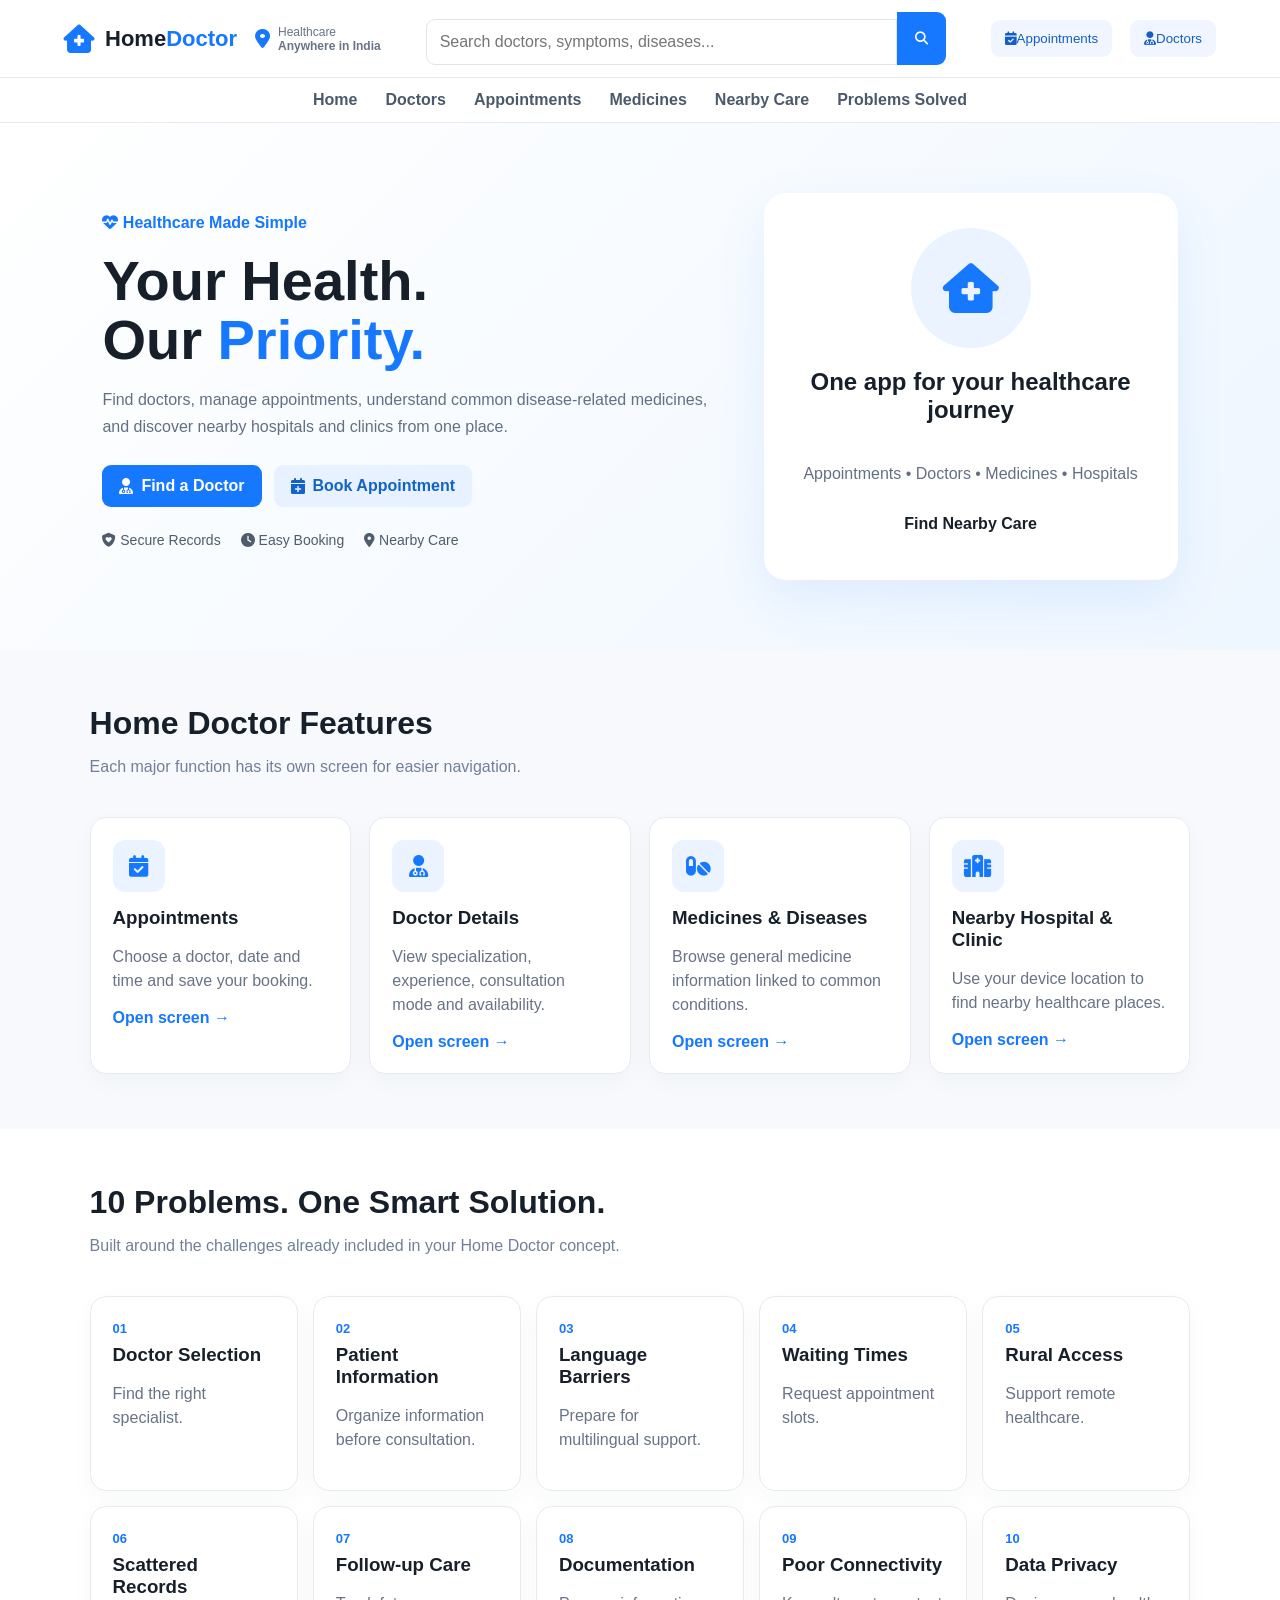
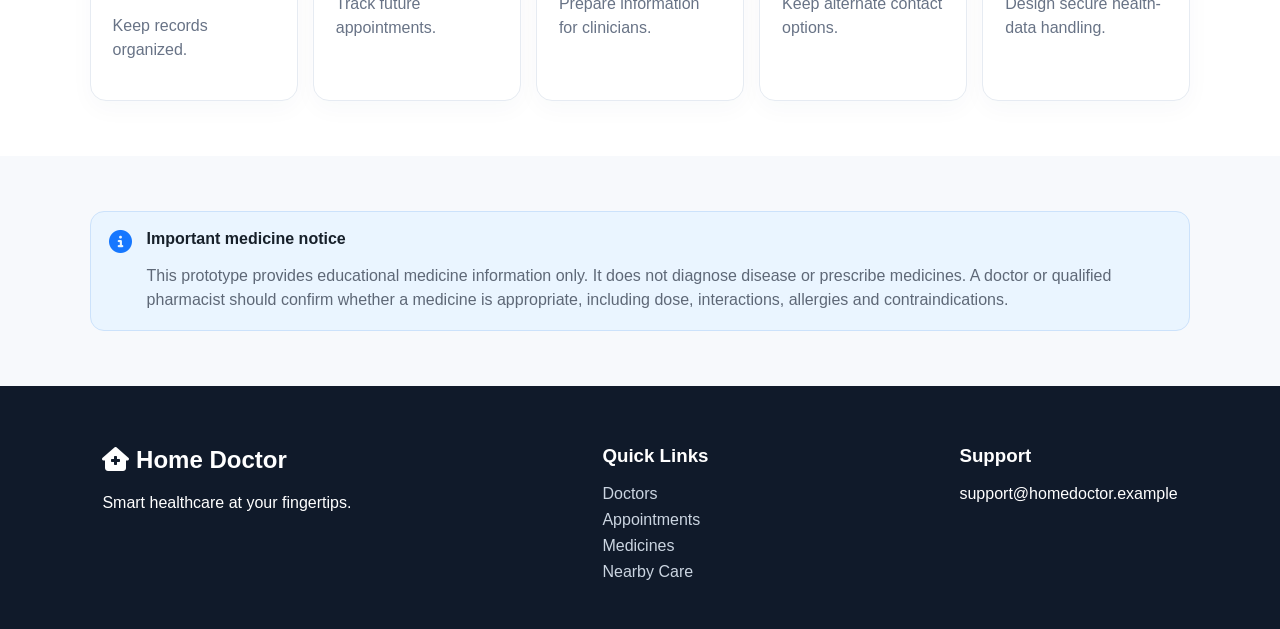
<file: index.html>
<!DOCTYPE html>
<html lang="en">
<head>
<meta charset="UTF-8">
<meta name="viewport" content="width=device-width, initial-scale=1.0">
<title>Home Doctor | Smart Telemedicine</title>
<link rel="stylesheet" href="style.css">
<link rel="stylesheet" href="https://cdnjs.cloudflare.com/ajax/libs/font-awesome/6.5.0/css/all.min.css">
</head>
<body>

<header class="header">
  <a class="logo" href="index.html"><i class="fa-solid fa-house-medical"></i><span>Home<span class="doctor">Doctor</span></span></a>
  <div class="location"><i class="fa-solid fa-location-dot"></i><span>Healthcare<br><b>Anywhere in India</b></span></div>
  <div class="search-box">
    <input id="searchInput" placeholder="Search doctors, symptoms, diseases...">
    <button onclick="searchSite()"><i class="fa-solid fa-search"></i></button>
  </div>
  <button class="header-btn" onclick="location.href='appointments.html'"><i class="fa-solid fa-calendar-check"></i><span>Appointments</span></button>
  <button class="header-btn" onclick="location.href='doctors.html'"><i class="fa-solid fa-user-doctor"></i><span>Doctors</span></button>
  <button class="menu-btn" onclick="toggleMenu()"><i class="fa-solid fa-bars"></i></button>
</header>

<nav class="nav" id="navMenu">
  <a href="index.html">Home</a>
  <a href="doctors.html">Doctors</a>
  <a href="appointments.html">Appointments</a>
  <a href="medicines.html">Medicines</a>
  <a href="nearby.html">Nearby Care</a>
  <a href="#problems">Problems Solved</a>
</nav>

<main>
<section class="hero" id="home">
  <div class="hero-content">
    <p class="eyebrow"><i class="fa-solid fa-heart-pulse"></i> Healthcare Made Simple</p>
    <h1>Your Health.<br>Our <span>Priority.</span></h1>
    <p>Find doctors, manage appointments, understand common disease-related medicines, and discover nearby hospitals and clinics from one place.</p>
    <div class="hero-buttons">
      <a class="primary-btn" href="doctors.html"><i class="fa-solid fa-user-doctor"></i> Find a Doctor</a>
      <a class="secondary-btn" href="appointments.html"><i class="fa-solid fa-calendar-plus"></i> Book Appointment</a>
    </div>
    <div class="trust">
      <span><i class="fa-solid fa-shield-heart"></i> Secure Records</span>
      <span><i class="fa-solid fa-clock"></i> Easy Booking</span>
      <span><i class="fa-solid fa-location-dot"></i> Nearby Care</span>
    </div>
  </div>
  <div class="hero-panel">
    <div class="health-orb"><i class="fa-solid fa-house-medical"></i></div>
    <h2>One app for your healthcare journey</h2>
    <p>Appointments • Doctors • Medicines • Hospitals</p>
    <a href="nearby.html" class="small-btn">Find Nearby Care</a>
  </div>
</section>

<section class="section">
  <div class="section-heading"><div><h2>Home Doctor Features</h2><p>Each major function has its own screen for easier navigation.</p></div></div>
  <div class="feature-grid">
    <a class="feature-card" href="appointments.html"><div class="feature-icon"><i class="fa-solid fa-calendar-check"></i></div><h3>Appointments</h3><p>Choose a doctor, date and time and save your booking.</p><span>Open screen →</span></a>
    <a class="feature-card" href="doctors.html"><div class="feature-icon"><i class="fa-solid fa-user-doctor"></i></div><h3>Doctor Details</h3><p>View specialization, experience, consultation mode and availability.</p><span>Open screen →</span></a>
    <a class="feature-card" href="medicines.html"><div class="feature-icon"><i class="fa-solid fa-pills"></i></div><h3>Medicines & Diseases</h3><p>Browse general medicine information linked to common conditions.</p><span>Open screen →</span></a>
    <a class="feature-card" href="nearby.html"><div class="feature-icon"><i class="fa-solid fa-hospital"></i></div><h3>Nearby Hospital & Clinic</h3><p>Use your device location to find nearby healthcare places.</p><span>Open screen →</span></a>
  </div>
</section>

<section class="section alt" id="problems">
  <div class="section-heading"><div><h2>10 Problems. One Smart Solution.</h2><p>Built around the challenges already included in your Home Doctor concept.</p></div></div>
  <div class="problem-grid">
    <div class="problem-card"><b>01</b><h3>Doctor Selection</h3><p>Find the right specialist.</p></div>
    <div class="problem-card"><b>02</b><h3>Patient Information</h3><p>Organize information before consultation.</p></div>
    <div class="problem-card"><b>03</b><h3>Language Barriers</h3><p>Prepare for multilingual support.</p></div>
    <div class="problem-card"><b>04</b><h3>Waiting Times</h3><p>Request appointment slots.</p></div>
    <div class="problem-card"><b>05</b><h3>Rural Access</h3><p>Support remote healthcare.</p></div>
    <div class="problem-card"><b>06</b><h3>Scattered Records</h3><p>Keep records organized.</p></div>
    <div class="problem-card"><b>07</b><h3>Follow-up Care</h3><p>Track future appointments.</p></div>
    <div class="problem-card"><b>08</b><h3>Documentation</h3><p>Prepare information for clinicians.</p></div>
    <div class="problem-card"><b>09</b><h3>Poor Connectivity</h3><p>Keep alternate contact options.</p></div>
    <div class="problem-card"><b>10</b><h3>Data Privacy</h3><p>Design secure health-data handling.</p></div>
  </div>
</section>

<section class="section">
  <div class="notice"><i class="fa-solid fa-circle-info"></i><div><strong>Important medicine notice</strong><p>This prototype provides educational medicine information only. It does not diagnose disease or prescribe medicines. A doctor or qualified pharmacist should confirm whether a medicine is appropriate, including dose, interactions, allergies and contraindications.</p></div></div>
</section>
</main>

<footer><div><h2><i class="fa-solid fa-house-medical"></i> Home Doctor</h2><p>Smart healthcare at your fingertips.</p></div><div><h3>Quick Links</h3><a href="doctors.html">Doctors</a><a href="appointments.html">Appointments</a><a href="medicines.html">Medicines</a><a href="nearby.html">Nearby Care</a></div><div><h3>Support</h3><p>support@homedoctor.example</p></div></footer>
<script src="script.js"></script>
</body>
</html>
</file>
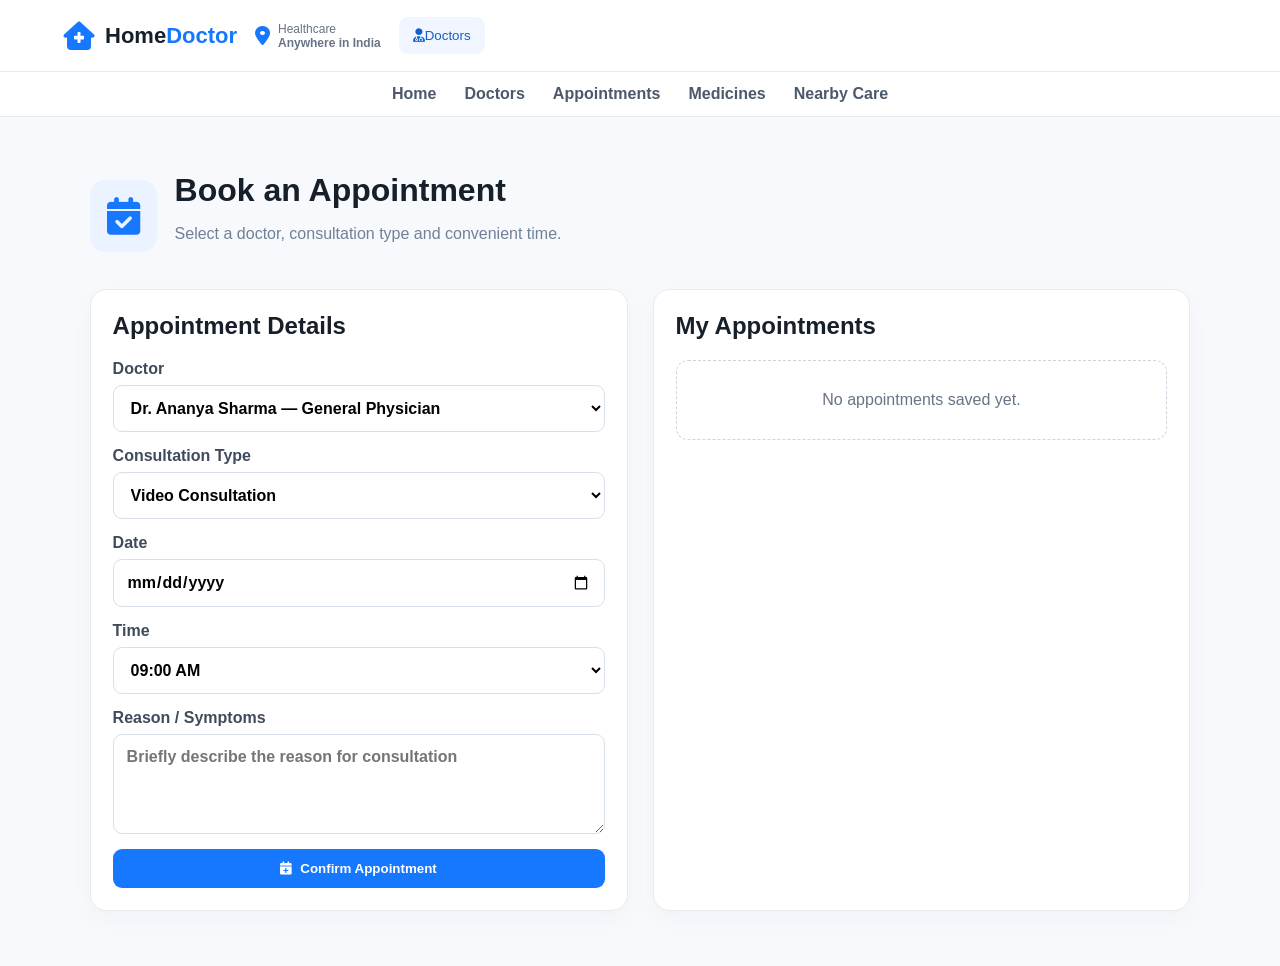
<file: appointments.html>
<!DOCTYPE html>
<html lang="en"><head><meta charset="UTF-8"><meta name="viewport" content="width=device-width,initial-scale=1.0"><title>Appointments | Home Doctor</title><link rel="stylesheet" href="style.css"><link rel="stylesheet" href="https://cdnjs.cloudflare.com/ajax/libs/font-awesome/6.5.0/css/all.min.css"></head>
<body>
<header class="header"><a class="logo" href="index.html"><i class="fa-solid fa-house-medical"></i><span>Home<span class="doctor">Doctor</span></span></a><div class="location"><i class="fa-solid fa-location-dot"></i><span>Healthcare<br><b>Anywhere in India</b></span></div><button class="header-btn" onclick="location.href='doctors.html'"><i class="fa-solid fa-user-doctor"></i><span>Doctors</span></button><button class="menu-btn" onclick="toggleMenu()"><i class="fa-solid fa-bars"></i></button></header>
<nav class="nav" id="navMenu"><a href="index.html">Home</a><a href="doctors.html">Doctors</a><a href="appointments.html">Appointments</a><a href="medicines.html">Medicines</a><a href="nearby.html">Nearby Care</a></nav>
<main class="page"><div class="page-title"><i class="fa-solid fa-calendar-check"></i><div><h1>Book an Appointment</h1><p>Select a doctor, consultation type and convenient time.</p></div></div>
<div class="two-col">
<section class="panel"><h2>Appointment Details</h2><form id="appointmentForm">
<label>Doctor<select id="doctorSelect" required></select></label>
<label>Consultation Type<select id="consultType"><option>Video Consultation</option><option>In-person Consultation</option><option>Phone Consultation</option></select></label>
<label>Date<input id="appointmentDate" type="date" required></label>
<label>Time<select id="appointmentTime" required><option>09:00 AM</option><option>10:00 AM</option><option>11:30 AM</option><option>02:00 PM</option><option>04:30 PM</option><option>06:00 PM</option></select></label>
<label>Reason / Symptoms<textarea id="reason" placeholder="Briefly describe the reason for consultation"></textarea></label>
<button class="primary-btn full" type="submit"><i class="fa-solid fa-calendar-plus"></i> Confirm Appointment</button>
</form></section>
<section class="panel"><h2>My Appointments</h2><div id="appointmentList" class="stack"></div></section>
</div></main><script src="script.js"></script></body></html>
</file>
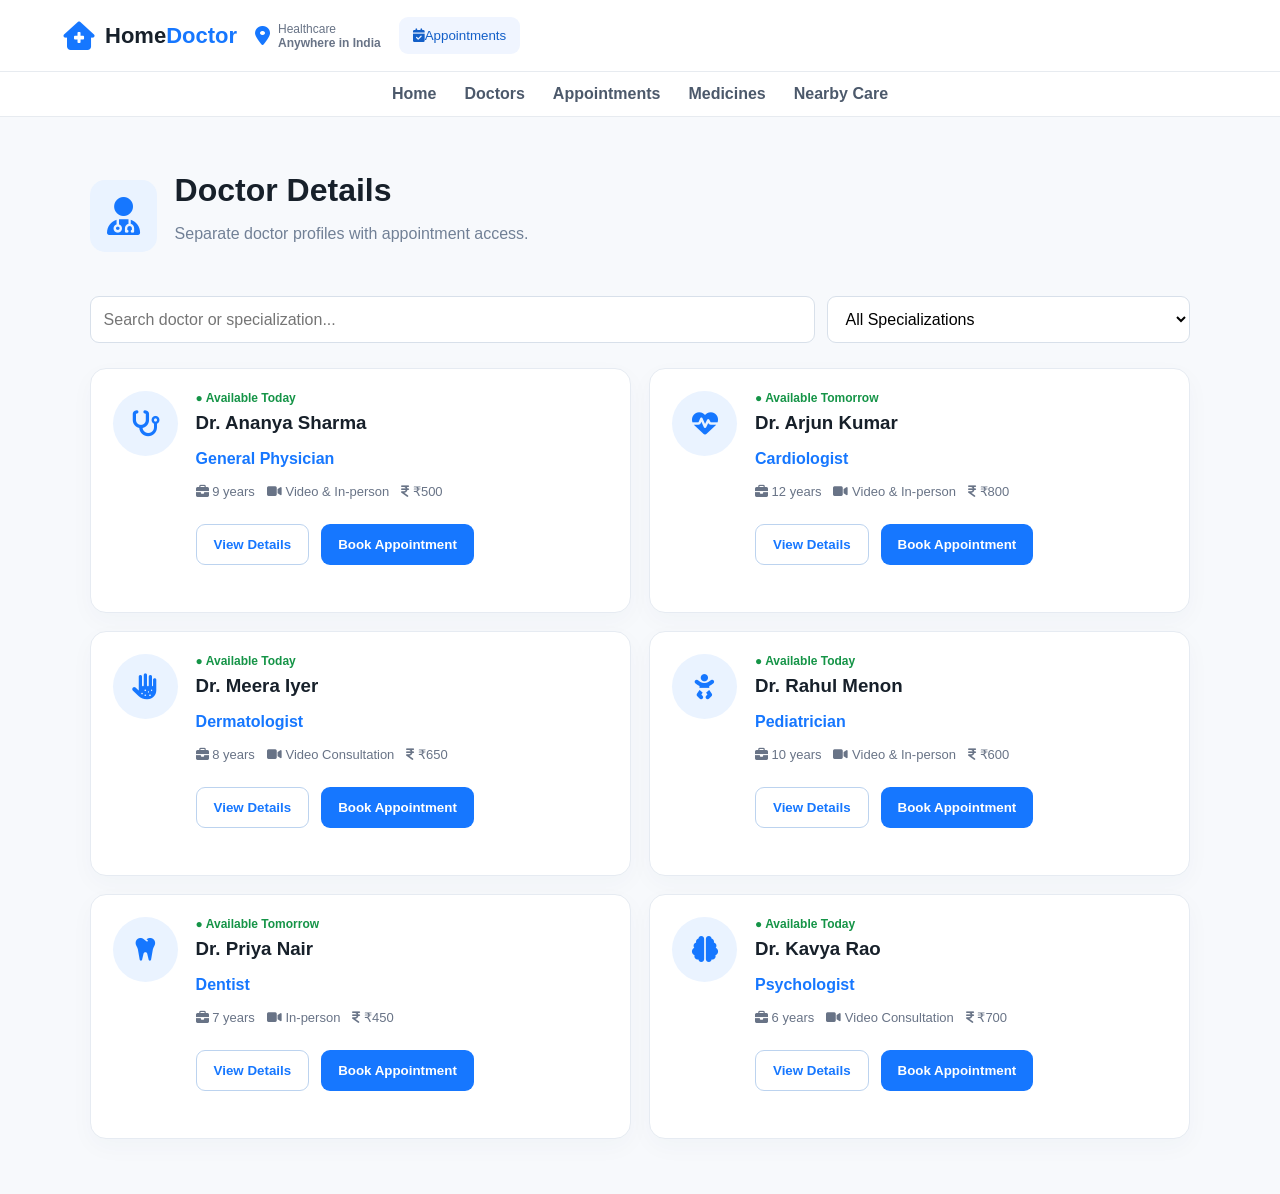
<file: doctors.html>
<!DOCTYPE html>
<html lang="en"><head><meta charset="UTF-8"><meta name="viewport" content="width=device-width,initial-scale=1.0"><title>Doctors | Home Doctor</title><link rel="stylesheet" href="style.css"><link rel="stylesheet" href="https://cdnjs.cloudflare.com/ajax/libs/font-awesome/6.5.0/css/all.min.css"></head>
<body>
<header class="header"><a class="logo" href="index.html"><i class="fa-solid fa-house-medical"></i><span>Home<span class="doctor">Doctor</span></span></a><div class="location"><i class="fa-solid fa-location-dot"></i><span>Healthcare<br><b>Anywhere in India</b></span></div><button class="header-btn" onclick="location.href='appointments.html'"><i class="fa-solid fa-calendar-check"></i><span>Appointments</span></button><button class="menu-btn" onclick="toggleMenu()"><i class="fa-solid fa-bars"></i></button></header>
<nav class="nav" id="navMenu"><a href="index.html">Home</a><a href="doctors.html">Doctors</a><a href="appointments.html">Appointments</a><a href="medicines.html">Medicines</a><a href="nearby.html">Nearby Care</a></nav>
<main class="page"><div class="page-title"><i class="fa-solid fa-user-doctor"></i><div><h1>Doctor Details</h1><p>Separate doctor profiles with appointment access.</p></div></div>
<div class="filters"><input id="doctorSearch" placeholder="Search doctor or specialization..." oninput="renderDoctors()"><select id="specialtyFilter" onchange="renderDoctors()"><option value="">All Specializations</option><option>General Physician</option><option>Cardiologist</option><option>Dermatologist</option><option>Pediatrician</option><option>Dentist</option><option>Psychologist</option></select></div>
<div id="doctorGrid" class="doctor-grid"></div></main><script src="script.js"></script></body></html>
</file>
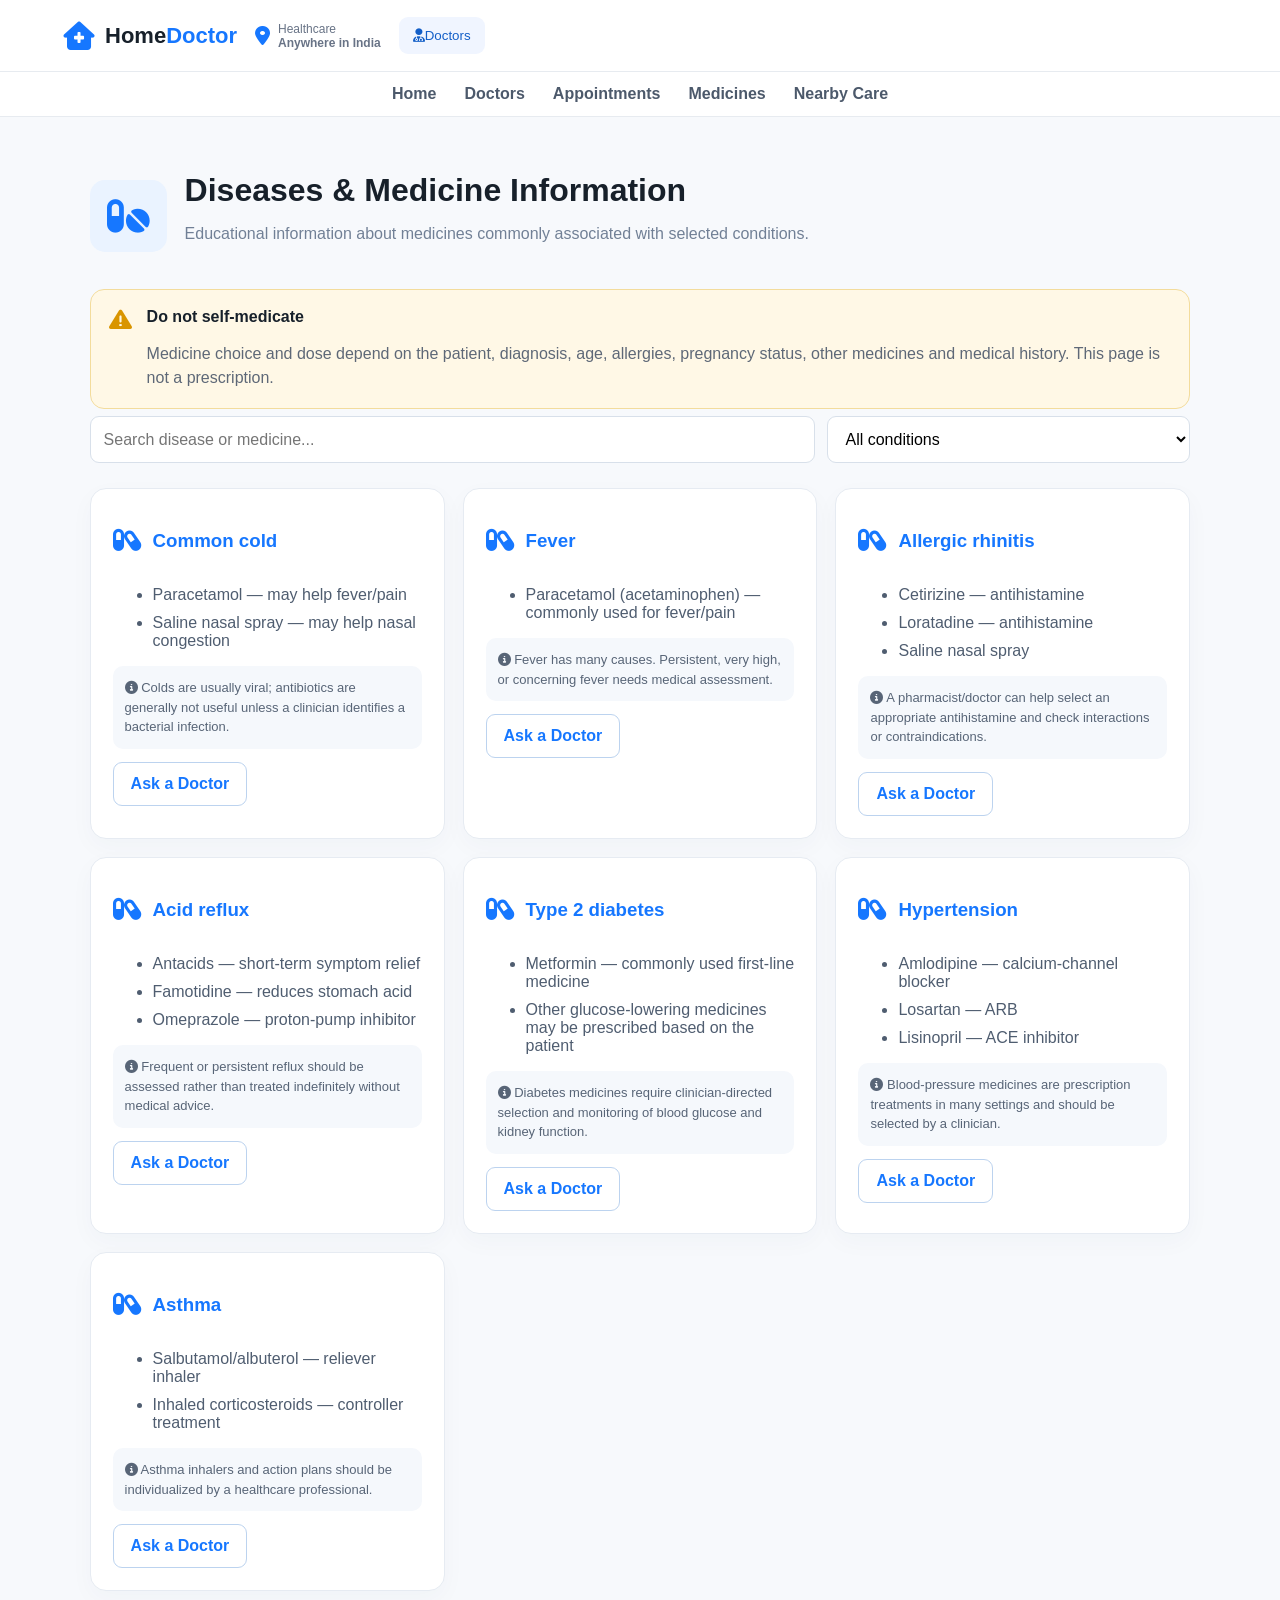
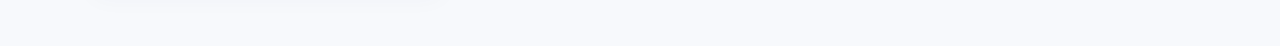
<file: medicines.html>
<!DOCTYPE html>
<html lang="en"><head><meta charset="UTF-8"><meta name="viewport" content="width=device-width,initial-scale=1.0"><title>Medicines | Home Doctor</title><link rel="stylesheet" href="style.css"><link rel="stylesheet" href="https://cdnjs.cloudflare.com/ajax/libs/font-awesome/6.5.0/css/all.min.css"></head>
<body>
<header class="header"><a class="logo" href="index.html"><i class="fa-solid fa-house-medical"></i><span>Home<span class="doctor">Doctor</span></span></a><div class="location"><i class="fa-solid fa-location-dot"></i><span>Healthcare<br><b>Anywhere in India</b></span></div><button class="header-btn" onclick="location.href='doctors.html'"><i class="fa-solid fa-user-doctor"></i><span>Doctors</span></button><button class="menu-btn" onclick="toggleMenu()"><i class="fa-solid fa-bars"></i></button></header>
<nav class="nav" id="navMenu"><a href="index.html">Home</a><a href="doctors.html">Doctors</a><a href="appointments.html">Appointments</a><a href="medicines.html">Medicines</a><a href="nearby.html">Nearby Care</a></nav>
<main class="page"><div class="page-title"><i class="fa-solid fa-pills"></i><div><h1>Diseases & Medicine Information</h1><p>Educational information about medicines commonly associated with selected conditions.</p></div></div>
<div class="notice warning"><i class="fa-solid fa-triangle-exclamation"></i><div><strong>Do not self-medicate</strong><p>Medicine choice and dose depend on the patient, diagnosis, age, allergies, pregnancy status, other medicines and medical history. This page is not a prescription.</p></div></div>
<div class="filters"><input id="medicineSearch" placeholder="Search disease or medicine..." oninput="renderMedicines()"><select id="diseaseFilter" onchange="renderMedicines()"><option value="">All conditions</option><option>Common cold</option><option>Fever</option><option>Allergic rhinitis</option><option>Acid reflux</option><option>Type 2 diabetes</option><option>Hypertension</option><option>Asthma</option></select></div>
<div id="medicineGrid" class="medicine-grid"></div></main><script src="script.js"></script></body></html>
</file>
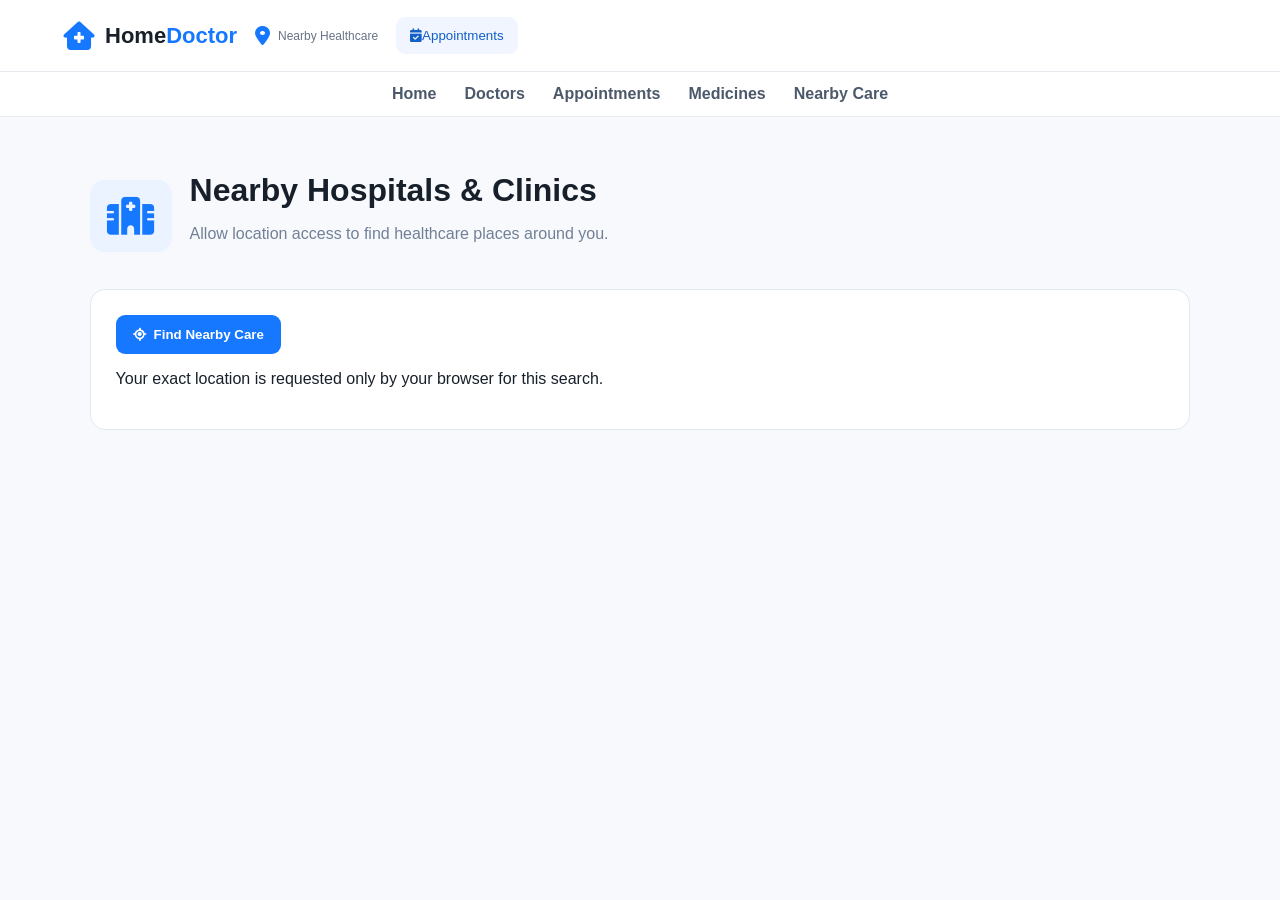
<file: nearby.html>
<!DOCTYPE html>
<html lang="en"><head><meta charset="UTF-8"><meta name="viewport" content="width=device-width,initial-scale=1.0"><title>Nearby Care | Home Doctor</title><link rel="stylesheet" href="style.css"><link rel="stylesheet" href="https://cdnjs.cloudflare.com/ajax/libs/font-awesome/6.5.0/css/all.min.css"></head>
<body>
<header class="header"><a class="logo" href="index.html"><i class="fa-solid fa-house-medical"></i><span>Home<span class="doctor">Doctor</span></span></a><div class="location"><i class="fa-solid fa-location-dot"></i><span>Nearby Healthcare</span></div><button class="header-btn" onclick="location.href='appointments.html'"><i class="fa-solid fa-calendar-check"></i><span>Appointments</span></button><button class="menu-btn" onclick="toggleMenu()"><i class="fa-solid fa-bars"></i></button></header>
<nav class="nav" id="navMenu"><a href="index.html">Home</a><a href="doctors.html">Doctors</a><a href="appointments.html">Appointments</a><a href="medicines.html">Medicines</a><a href="nearby.html">Nearby Care</a></nav>
<main class="page"><div class="page-title"><i class="fa-solid fa-hospital"></i><div><h1>Nearby Hospitals & Clinics</h1><p>Allow location access to find healthcare places around you.</p></div></div>
<div class="location-box"><button class="primary-btn" onclick="findNearbyCare()"><i class="fa-solid fa-location-crosshairs"></i> Find Nearby Care</button><p id="locationStatus">Your exact location is requested only by your browser for this search.</p></div>
<div id="nearbyResults" class="nearby-grid"></div></main><script src="script.js"></script></body></html>
</file>
<file: style.css>
*{box-sizing:border-box}body{margin:0;font-family:Arial,Helvetica,sans-serif;color:#17202a;background:#f7f9fc}a{text-decoration:none;color:inherit}.header{min-height:72px;background:#fff;display:flex;align-items:center;gap:18px;padding:12px 5%;border-bottom:1px solid #e7ebf0;position:sticky;top:0;z-index:10}.logo{display:flex;align-items:center;gap:9px;font-size:22px;font-weight:800;white-space:nowrap}.logo i{font-size:28px;color:#1677ff}.doctor{color:#1677ff}.location{display:flex;gap:8px;align-items:center;font-size:12px;color:#687386}.location i{font-size:20px;color:#1677ff}.search-box{display:flex;flex:1;max-width:520px;margin:auto}.search-box input{width:100%;border:1px solid #dfe5ec;border-radius:9px 0 0 9px;padding:13px}.search-box button{border:0;background:#1677ff;color:#fff;padding:0 18px;border-radius:0 9px 9px 0}.header-btn,.menu-btn{border:0;background:#f0f5ff;padding:11px 14px;border-radius:9px;cursor:pointer;color:#135fc8}.menu-btn{display:none}.nav{display:flex;justify-content:center;gap:28px;background:#fff;padding:13px;border-bottom:1px solid #e7ebf0}.nav a{font-weight:600;color:#4c596b}.hero{display:grid;grid-template-columns:1.2fr .8fr;gap:40px;padding:70px 8%;background:linear-gradient(135deg,#fff,#eef6ff)}.hero h1{font-size:56px;line-height:1.05;margin:15px 0}.hero h1 span{color:#1677ff}.hero p{color:#637083;line-height:1.7;max-width:680px}.eyebrow{font-weight:700;color:#1677ff!important}.hero-buttons,.card-actions{display:flex;gap:12px;flex-wrap:wrap;margin:25px 0}.primary-btn,.secondary-btn,.outline-btn,.small-btn{display:inline-flex;justify-content:center;align-items:center;gap:8px;border:0;border-radius:9px;padding:12px 17px;font-weight:700;cursor:pointer}.primary-btn{background:#1677ff;color:white}.secondary-btn{background:#e7f1ff;color:#1263c8}.outline-btn{background:#fff;color:#1677ff;border:1px solid #bcd3ef}.full{width:100%}.trust{display:flex;gap:20px;flex-wrap:wrap;color:#4f5c6e;font-size:14px}.hero-panel{background:#fff;border-radius:22px;padding:35px;box-shadow:0 18px 50px #1677ff18;display:flex;flex-direction:column;justify-content:center;align-items:center;text-align:center}.health-orb{width:120px;height:120px;border-radius:50%;display:grid;place-items:center;background:#eaf3ff;color:#1677ff;font-size:50px}.section,.page{padding:55px 7%;max-width:1400px;margin:auto}.alt{max-width:none;background:#fff}.section-heading{display:flex;justify-content:space-between;align-items:end;margin-bottom:25px}.section-heading h2,.page-title h1{margin:0 0 8px;font-size:32px}.section-heading p,.page-title p{color:#718096}.feature-grid{display:grid;grid-template-columns:repeat(4,1fr);gap:18px}.feature-card,.problem-card,.panel,.medicine-card,.nearby-card,.doctor-card{background:#fff;border:1px solid #e6ebf2;border-radius:16px;padding:22px;box-shadow:0 8px 25px #1a355708}.feature-card:hover{transform:translateY(-3px);transition:.2s}.feature-icon{width:52px;height:52px;border-radius:12px;background:#eaf3ff;color:#1677ff;display:grid;place-items:center;font-size:22px;margin-bottom:15px}.feature-card h3,.problem-card h3{margin:7px 0}.feature-card p,.problem-card p{color:#687386;line-height:1.5}.feature-card span{color:#1677ff;font-weight:700}.problem-grid{display:grid;grid-template-columns:repeat(5,1fr);gap:15px}.problem-card b{color:#1677ff;font-size:13px}.notice{display:flex;gap:15px;background:#eaf5ff;border:1px solid #cce2fb;padding:18px;border-radius:14px}.notice.warning{background:#fff8e6;border-color:#f3dc9c}.notice i{font-size:23px;color:#1677ff}.notice.warning i{color:#d99500}.notice p{margin-bottom:0;line-height:1.5;color:#5e6877}footer{background:#101a2a;color:#fff;padding:40px 8%;display:flex;justify-content:space-between;gap:30px;flex-wrap:wrap}footer a{display:block;color:#cbd5e1;margin:8px 0}.page{min-height:calc(100vh - 130px)}.page-title{display:flex;gap:18px;align-items:center;margin-bottom:30px}.page-title>i{font-size:38px;color:#1677ff;background:#eaf3ff;padding:17px;border-radius:15px}.two-col{display:grid;grid-template-columns:1fr 1fr;gap:25px}.panel h2{margin-top:0}form label{display:block;font-weight:700;margin:15px 0;color:#3f4b5c}input,select,textarea{display:block;width:100%;margin-top:7px;padding:13px;border:1px solid #d8e0ea;border-radius:9px;background:#fff;font:inherit}textarea{min-height:100px;resize:vertical}.stack{display:grid;gap:12px}.appointment-item{display:flex;gap:14px;padding:15px;background:#f7faff;border-radius:12px}.mini-icon{width:40px;height:40px;display:grid;place-items:center;background:#e6f0ff;color:#1677ff;border-radius:10px}.appointment-item p{margin:4px 0;color:#5e6a7b}.appointment-item span{font-size:13px;color:#758195}.filters{display:grid;grid-template-columns:2fr 1fr;gap:12px;margin-bottom:25px}.doctor-grid{display:grid;grid-template-columns:repeat(2,1fr);gap:18px}.doctor-card{display:flex;gap:18px}.doctor-avatar{min-width:65px;height:65px;border-radius:50%;display:grid;place-items:center;background:#eaf3ff;color:#1677ff;font-size:26px}.online{font-size:12px;color:#159447;font-weight:700}.doctor-main{flex:1}.doctor-main h3{margin:7px 0 4px}.specialty{color:#1677ff;font-weight:700}.meta{display:flex;gap:12px;flex-wrap:wrap;color:#687386;font-size:13px}.medicine-grid,.nearby-grid{display:grid;grid-template-columns:repeat(3,1fr);gap:18px}.medicine-head{display:flex;align-items:center;gap:12px;color:#1677ff}.medicine-head i{font-size:25px}.medicine-card li{margin:10px 0;color:#4f5d70}.medicine-note{background:#f5f8fc;padding:12px;border-radius:10px;font-size:13px;line-height:1.5;color:#586577}.location-box{background:#fff;border:1px solid #e2e8f0;border-radius:15px;padding:25px;margin-bottom:25px}.nearby-card{display:flex;gap:15px}.nearby-card .feature-icon{flex:none}.nearby-card p{color:#667386}.nearby-card a{color:#1677ff;font-weight:700}.empty{padding:30px;background:#fff;border-radius:12px;color:#667386;text-align:center;border:1px dashed #ccd5e0;grid-column:1/-1}@media(max-width:1000px){.feature-grid{grid-template-columns:repeat(2,1fr)}.problem-grid{grid-template-columns:repeat(2,1fr)}.medicine-grid,.nearby-grid{grid-template-columns:repeat(2,1fr)}.hero{grid-template-columns:1fr}.search-box{display:none}}@media(max-width:700px){.header{padding:10px 4%;gap:10px}.location,.header-btn span{display:none}.menu-btn{display:block}.nav{display:none;flex-direction:column;text-align:center}.nav.show{display:flex}.hero{padding:45px 6%}.hero h1{font-size:42px}.section,.page{padding:38px 5%}.feature-grid,.doctor-grid,.two-col,.medicine-grid,.nearby-grid,.filters{grid-template-columns:1fr}.problem-grid{grid-template-columns:1fr 1fr}.doctor-card{flex-direction:column}.card-actions .primary-btn,.card-actions .outline-btn{flex:1}.section-heading{display:block}}
</file>
